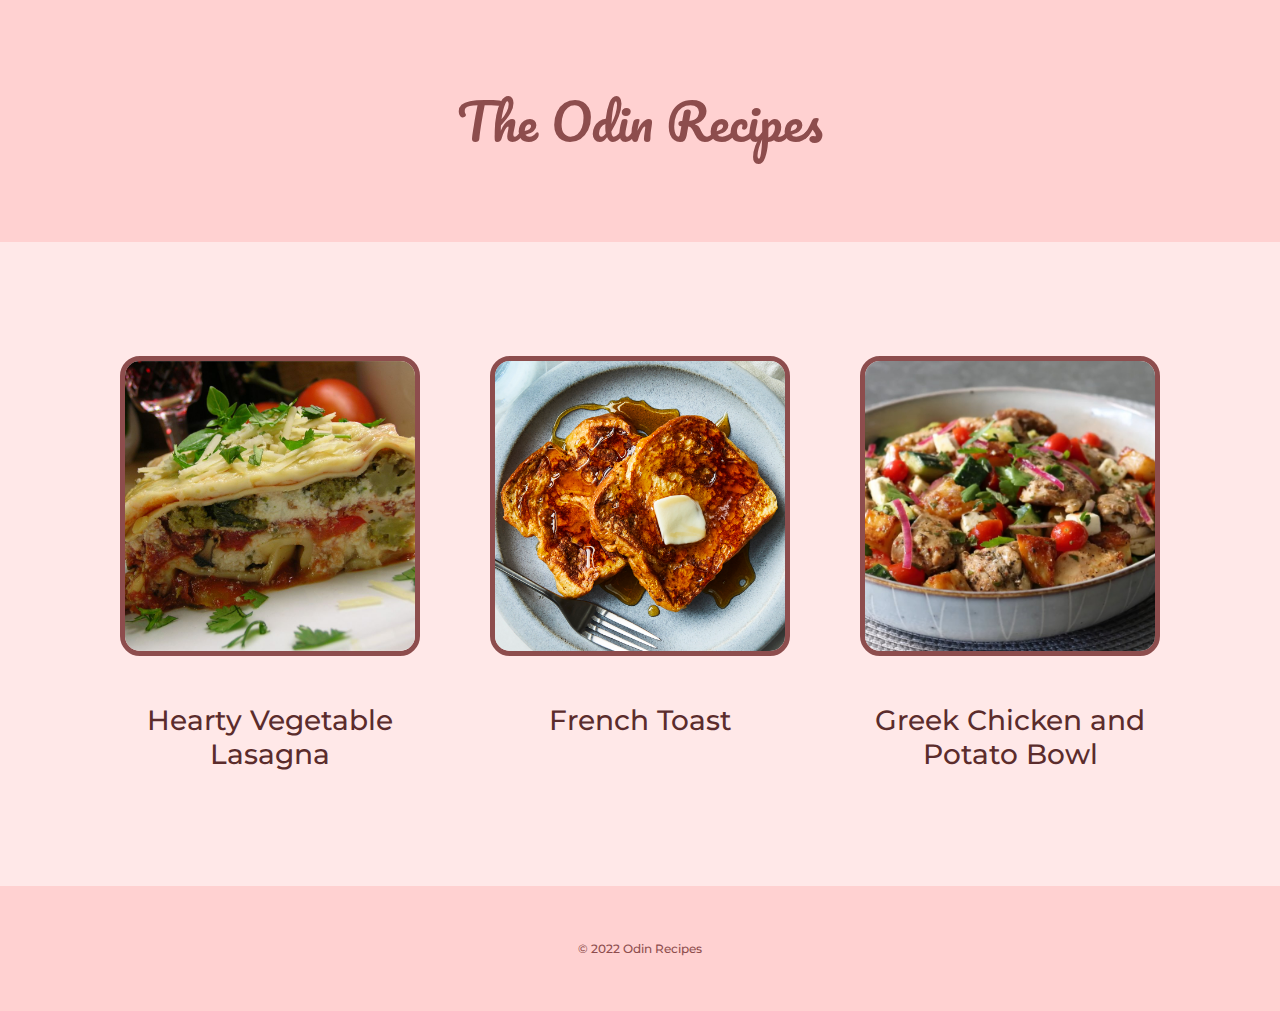
<file: index.html>
<!DOCTYPE html>
<html lang="en">
    <head>
        <meta charset="utf-8">
        <title>Odin Recipes</title>
        <link rel="stylesheet" href="style.css">
    </head>

    <body>
        <header>
            <h1>The Odin Recipes</h1>
        </header>
        <div class="container">
            <div class="recipe">
                <div class="image">
                    <img src="./images/Lasagna.jpg" alt="Lasagna">
                </div>
                <a href="./recipes/vegetable-lasagna.html">Hearty Vegetable Lasagna</a>
            </div>
            <div class="recipe">
                <div class="image">
                    <img src="./images/French Toast.jpg" alt="Lasagna">
                </div>
                <a href="./recipes/french-toast.html">French Toast</a>
            </div>
            <div class="recipe">
                <div class="image">
                    <img src="./images/Chicken and Potato.jpg" alt="Lasagna">
                </div>
                <a href="./recipes/chicken-and-potato-bowl.html">Greek Chicken and Potato Bowl</a>
            </div>
        </div>
        <footer><p>© 2022 Odin Recipes</p></footer>
    </body>
</html>
</file>
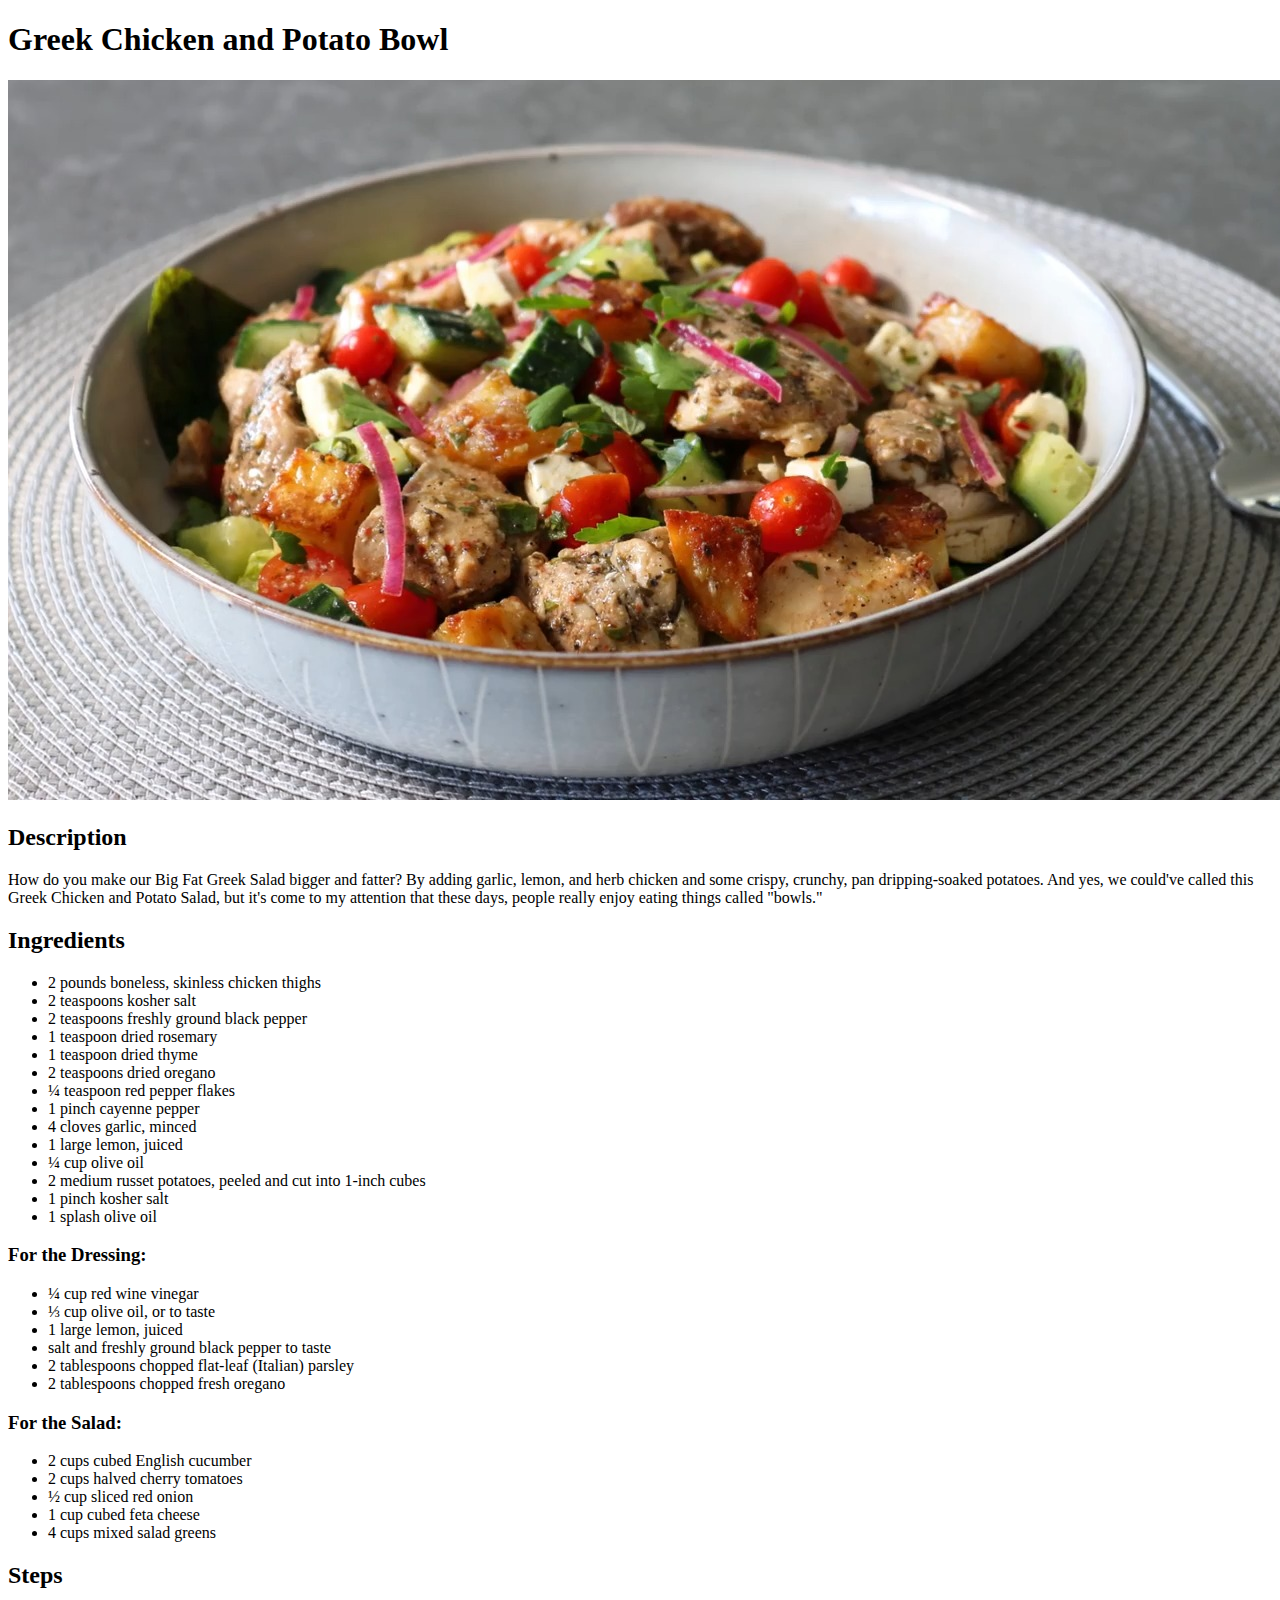
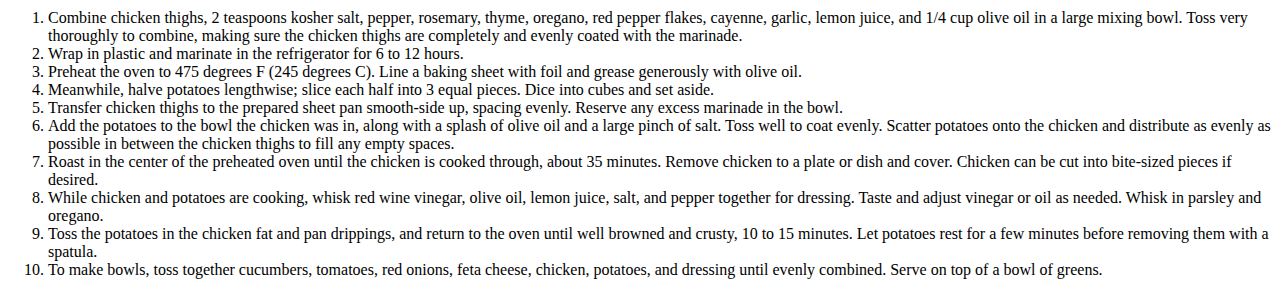
<file: recipes/chicken-and-potato-bowl.html>
<!DOCTYPE html>
<html lang="en">
    <head>
        <meta charset="utf-8">
        <title>Greek Chicken and Potato Bowl</title>
    </head>

    <body>
        <h1>Greek Chicken and Potato Bowl</h1>
        <img src="../images/Chicken and Potato.jpg">
        <h2>Description</h2>
        <p>How do you make our Big Fat Greek Salad bigger and fatter? By adding garlic, lemon, and herb chicken and some crispy, crunchy, pan dripping-soaked potatoes. And yes, we could've called this Greek Chicken and Potato Salad, but it's come to my attention that these days, people really enjoy eating things called "bowls."</p>
        <h2>Ingredients</h2>
        <ul>
            <li>2 pounds boneless, skinless chicken thighs</li>
            <li>2 teaspoons kosher salt</li>
            <li>2 teaspoons freshly ground black pepper</li>
            <li>1 teaspoon dried rosemary</li>
            <li>1 teaspoon dried thyme</li>
            <li>2 teaspoons dried oregano</li>
            <li>¼ teaspoon red pepper flakes</li>
            <li>1 pinch cayenne pepper</li>
            <li>4 cloves garlic, minced</li>
            <li>1 large lemon, juiced</li>
            <li>¼ cup olive oil</li>
            <li>2 medium russet potatoes, peeled and cut into 1-inch cubes</li>
            <li>1 pinch kosher salt</li>
            <li>1 splash olive oil</li>
        </ul>
        <h3>For the Dressing:</h3>
        <ul>
            <li>¼ cup red wine vinegar</li>
            <li>⅓ cup olive oil, or to taste</li>
            <li>1 large lemon, juiced</li>
            <li>salt and freshly ground black pepper to taste</li>
            <li>2 tablespoons chopped flat-leaf (Italian) parsley</li>
            <li>2 tablespoons chopped fresh oregano</li>
        </ul>
        <h3>For the Salad:</h3>
        <ul>
            <li>2 cups cubed English cucumber</li>
            <li>2 cups halved cherry tomatoes</li>
            <li>½ cup sliced red onion</li>
            <li>1 cup cubed feta cheese</li>
            <li>4 cups mixed salad greens</li>
        </ul>
        <h2>Steps</h2>
        <ol>
            <li>Combine chicken thighs, 2 teaspoons kosher salt, pepper, rosemary, thyme, oregano, red pepper flakes, cayenne, garlic, lemon juice, and 1/4 cup olive oil in a large mixing bowl. Toss very thoroughly to combine, making sure the chicken thighs are completely and evenly coated with the marinade.</li>
            <li>Wrap in plastic and marinate in the refrigerator for 6 to 12 hours.</li>
            <li>Preheat the oven to 475 degrees F (245 degrees C). Line a baking sheet with foil and grease generously with olive oil.</li>
            <li>Meanwhile, halve potatoes lengthwise; slice each half into 3 equal pieces. Dice into cubes and set aside.</li>
            <li>Transfer chicken thighs to the prepared sheet pan smooth-side up, spacing evenly. Reserve any excess marinade in the bowl.</li>
            <li>Add the potatoes to the bowl the chicken was in, along with a splash of olive oil and a large pinch of salt. Toss well to coat evenly. Scatter potatoes onto the chicken and distribute as evenly as possible in between the chicken thighs to fill any empty spaces.</li>
            <li>Roast in the center of the preheated oven until the chicken is cooked through, about 35 minutes. Remove chicken to a plate or dish and cover. Chicken can be cut into bite-sized pieces if desired.</li>
            <li>While chicken and potatoes are cooking, whisk red wine vinegar, olive oil, lemon juice, salt, and pepper together for dressing. Taste and adjust vinegar or oil as needed. Whisk in parsley and oregano.</li>
            <li>Toss the potatoes in the chicken fat and pan drippings, and return to the oven until well browned and crusty, 10 to 15 minutes. Let potatoes rest for a few minutes before removing them with a spatula.</li>
            <li>To make bowls, toss together cucumbers, tomatoes, red onions, feta cheese, chicken, potatoes, and dressing until evenly combined. Serve on top of a bowl of greens.</li>
        </ol>
    </body>
</html>
</file>
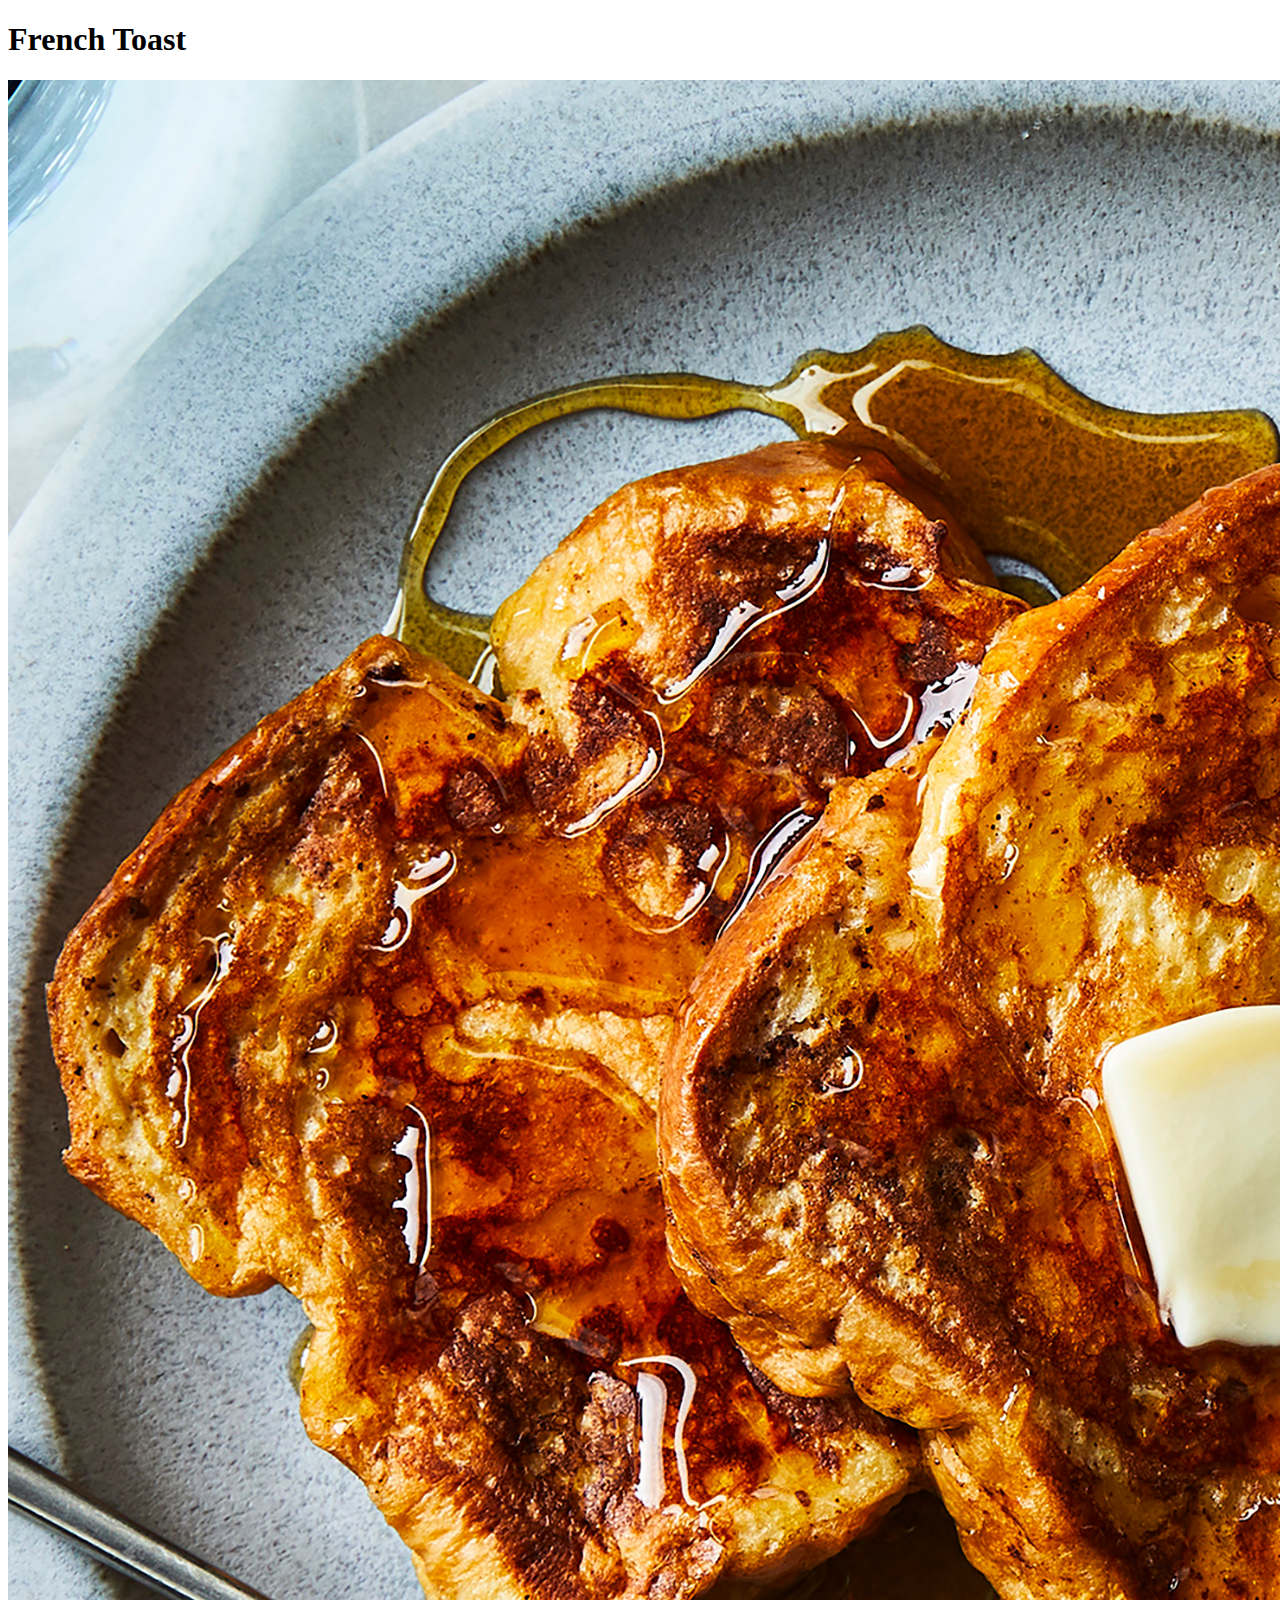
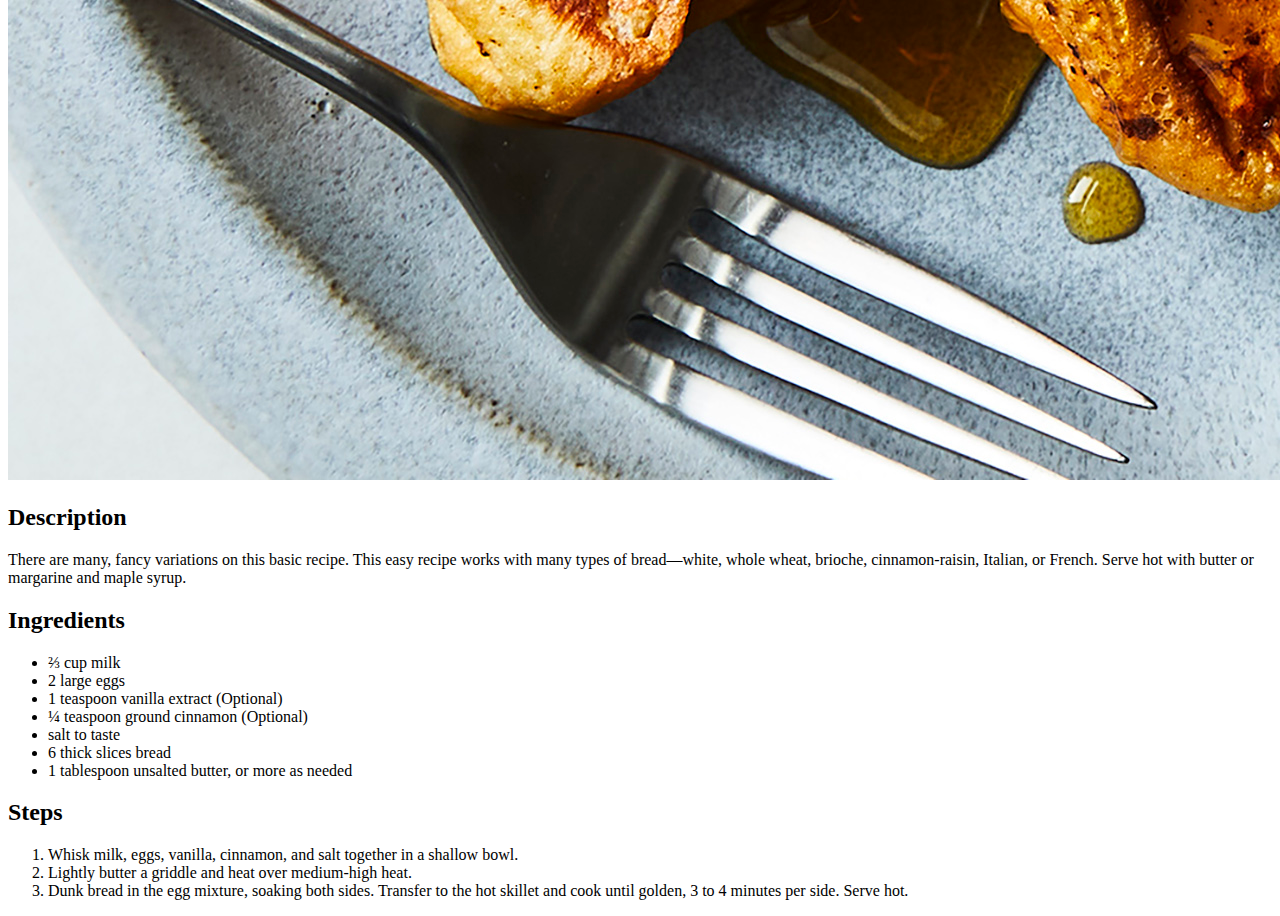
<file: recipes/french-toast.html>
<!DOCTYPE html>
<html lang="en">
    <head>
        <meta charset="utf-8">
        <title>French Toast</title>
    </head>

    <body>
        <h1>French Toast</h1>
        <img src="../images/French Toast.jpg">
        <h2>Description</h2>
        <p>There are many, fancy variations on this basic recipe. This easy recipe works with many types of bread—white, whole wheat, brioche, cinnamon-raisin, Italian, or French. Serve hot with butter or margarine and maple syrup.</p>
        <h2>Ingredients</h2>
        <ul>
            <li>⅔ cup milk</li>
            <li>2 large eggs</li>
            <li>1 teaspoon vanilla extract (Optional)</li>
            <li>¼ teaspoon ground cinnamon (Optional)</li>
            <li>salt to taste</li>
            <li>6 thick slices bread</li>
            <li>1 tablespoon unsalted butter, or more as needed</li>
        </ul>
        <h2>Steps</h2>
        <ol>
            <li>Whisk milk, eggs, vanilla, cinnamon, and salt together in a shallow bowl.</li>
            <li>Lightly butter a griddle and heat over medium-high heat.</li>
            <li>Dunk bread in the egg mixture, soaking both sides. Transfer to the hot skillet and cook until golden, 3 to 4 minutes per side. Serve hot.</li>
        </ol>
    </body>
</html>
</file>
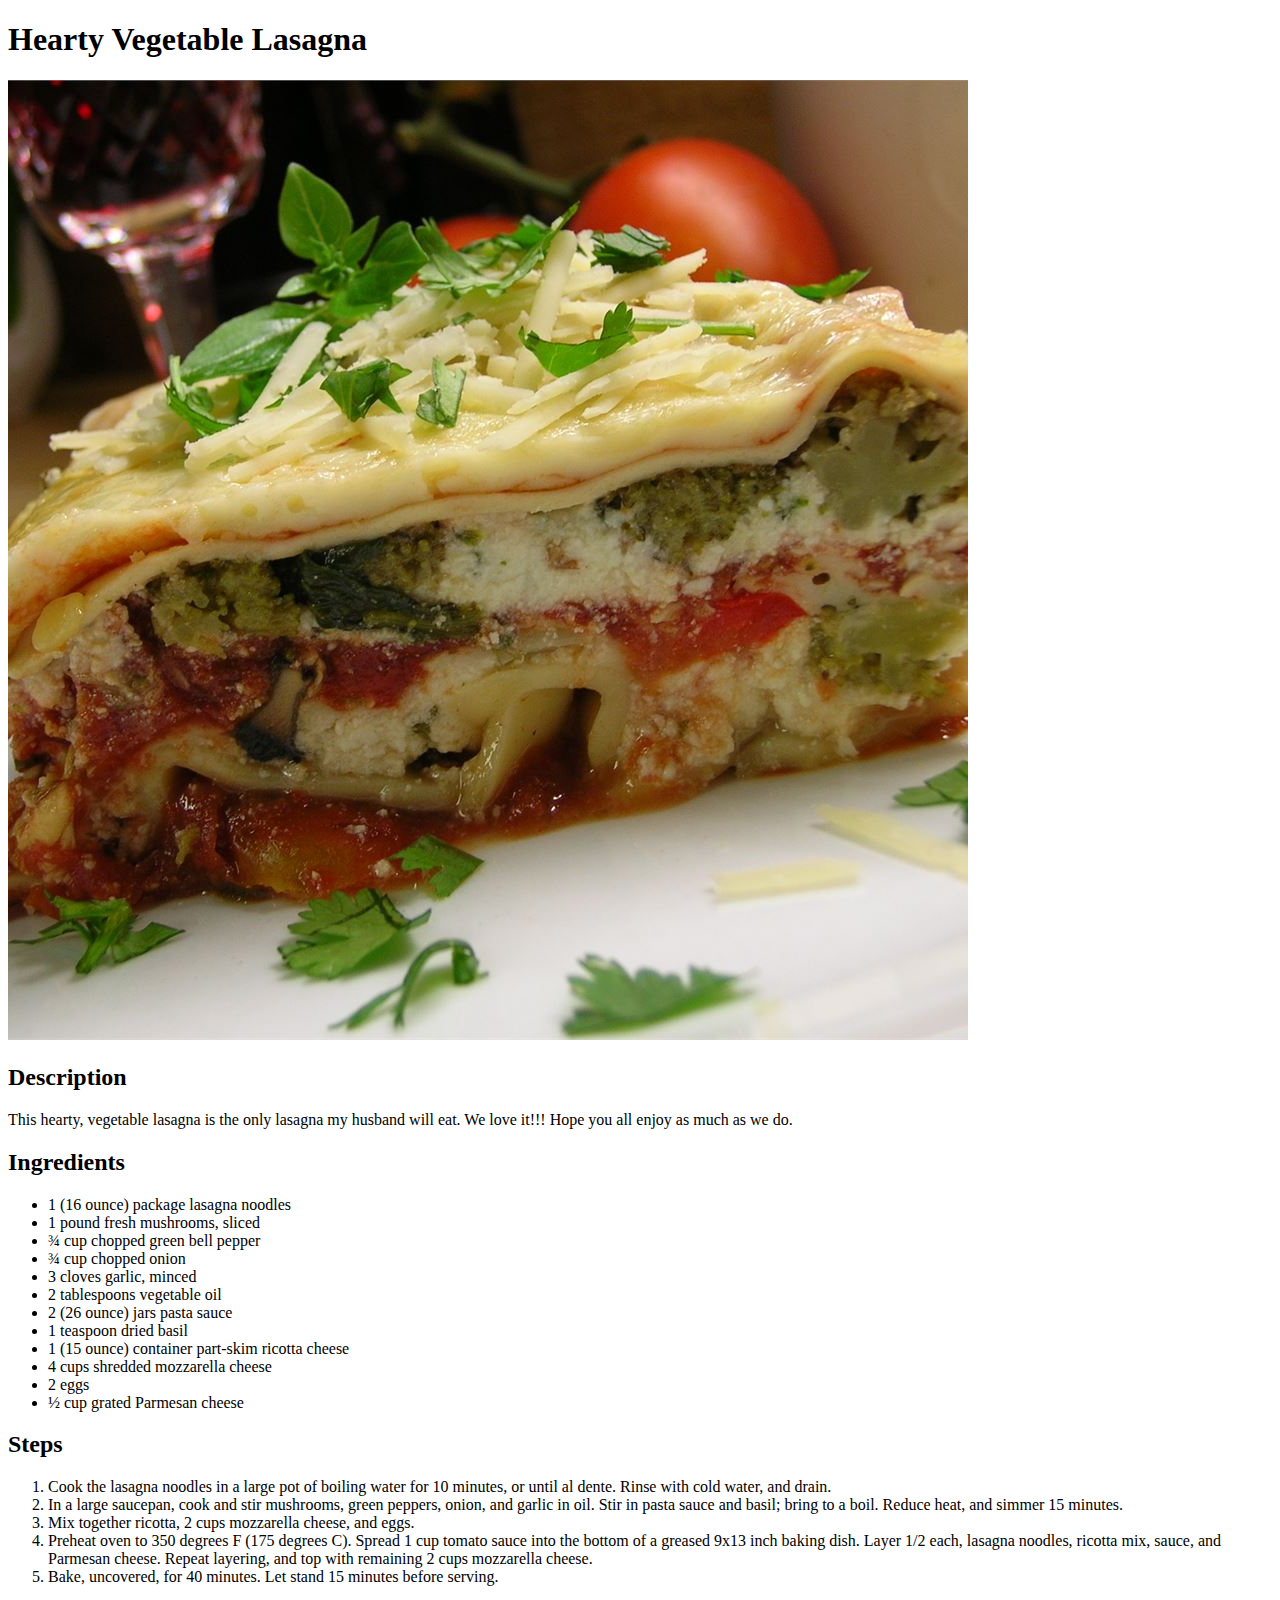
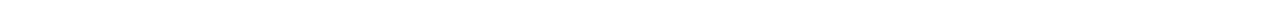
<file: recipes/vegetable-lasagna.html>
<!DOCTYPE html>
<html lang="en">
    <head>
        <meta charset="utf-8">
        <title>Hearty Vegetable Lasagna Recipes</title>
    </head>

    <body>
        <h1>Hearty Vegetable Lasagna</h1>
        <img src="../images/Lasagna.jpg">
        <h2>Description</h2>
        <p>This hearty, vegetable lasagna is the only lasagna my husband will eat. We love it!!! Hope you all enjoy as much as we do.</p>
        <h2>Ingredients</h2>
        <ul>
            <li>1 (16 ounce) package lasagna noodles</li>
            <li>1 pound fresh mushrooms, sliced</li>
            <li>¾ cup chopped green bell pepper</li>
            <li>¾ cup chopped onion</li>
            <li>3 cloves garlic, minced</li>
            <li>2 tablespoons vegetable oil</li>
            <li>2 (26 ounce) jars pasta sauce</li>
            <li>1 teaspoon dried basil</li>
            <li>1 (15 ounce) container part-skim ricotta cheese</li>
            <li>4 cups shredded mozzarella cheese</li>
            <li>2 eggs</li>
            <li>½ cup grated Parmesan cheese</li>
        </ul>
        <h2>Steps</h2>
        <ol>
            <li>Cook the lasagna noodles in a large pot of boiling water for 10 minutes, or until al dente. Rinse with cold water, and drain.</li>
            <li>In a large saucepan, cook and stir mushrooms, green peppers, onion, and garlic in oil. Stir in pasta sauce and basil; bring to a boil. Reduce heat, and simmer 15 minutes.</li>
            <li>Mix together ricotta, 2 cups mozzarella cheese, and eggs.</li>
            <li>Preheat oven to 350 degrees F (175 degrees C). Spread 1 cup tomato sauce into the bottom of a greased 9x13 inch baking dish. Layer 1/2 each, lasagna noodles, ricotta mix, sauce, and Parmesan cheese. Repeat layering, and top with remaining 2 cups mozzarella cheese.</li>
            <li>Bake, uncovered, for 40 minutes. Let stand 15 minutes before serving.</li>
        </ol>
    </body>
</html>
</file>
<file: style.css>
@import url('https://fonts.googleapis.com/css2?family=Montserrat:ital,wght@0,400;0,500;1,500&family=Pacifico&display=swap');

/*
font-family: 'Montserrat', sans-serif;
font-family: 'Pacifico', cursive;
*/

* {
    box-sizing: border-box;
    font-family: 'Montserrat', sans-serif;
    border: 0;
    margin: 0;
}

body {
    background-color: #FFD1D1;
}

header {
    width: 100%;
    height: 242px;
    display: flex;
    align-items: center;
    justify-content: center;
}

header h1 {
    font-family: 'Pacifico', cursive;
    font-style: normal;
    font-weight: 400;
    color: #8D4D4D;
    font-size: 50px;
    line-height: 88px;
    text-align: center;
}

.container {
    background-color: rgba(255, 255, 255, 0.5);
    display: flex;
    height: 71.5vh;
    align-items: center;
    justify-content: center;
}

.recipe {
    display: flex;
    flex-direction: column;
    width: 300px;
    height: 415px;
    margin: 0 35px 0 35px;
}

.image img {
    border: 5px #8D4D4D solid;
    border-radius: 20px;
    width: 300px;
    height: 300px;
    object-fit: cover;
}

.recipe a {
    color: #5B2C2C;
    font-style: normal;
    font-size: 28px;
    font-weight: 500;
    text-decoration: none;
    text-align: center;
    line-height: 34px;
    margin-top: 43px;
}


footer {
    position: absolute;
    width: 100%;
    height: 125px;
    display: flex;
    align-items: center;
    justify-content: center;
}

footer p {
    color: #8D4D4D;
    font-size: 12px;
    font-style: normal;
    font-weight: 500;
}
</file>
